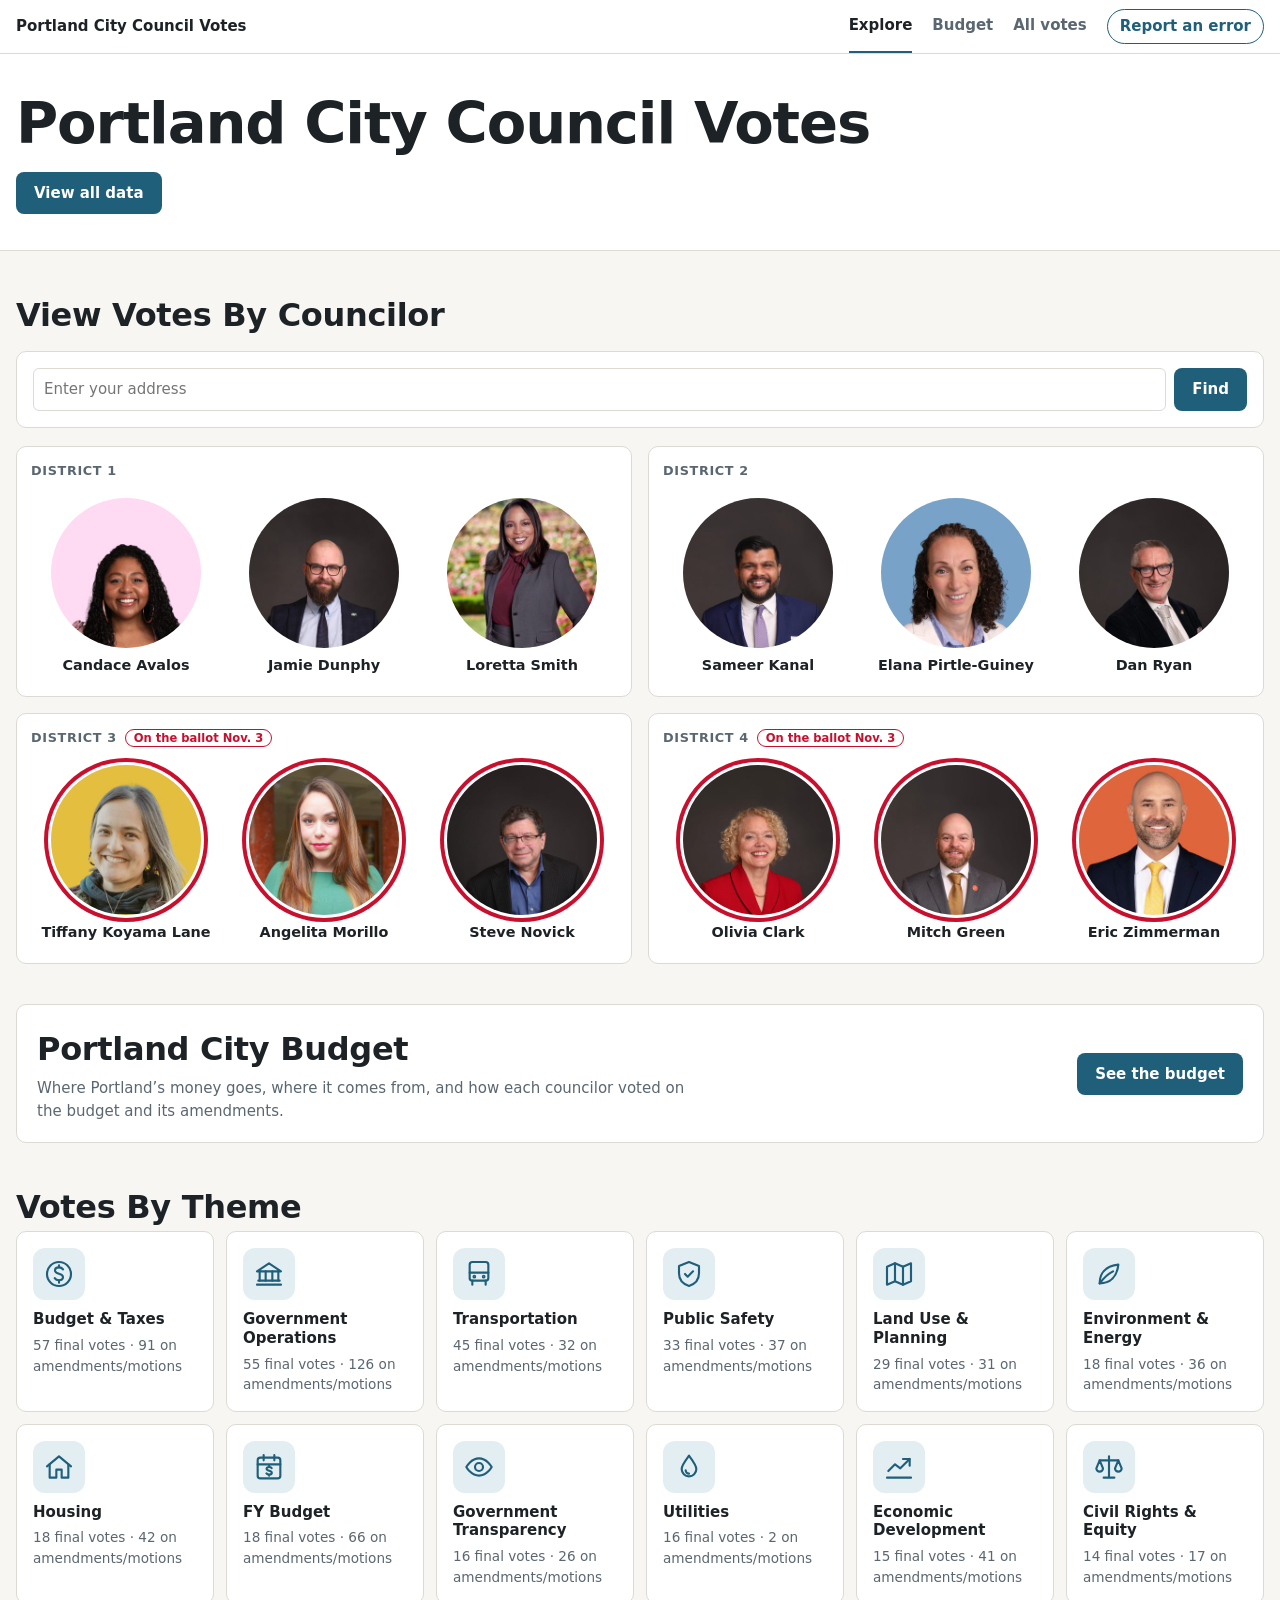
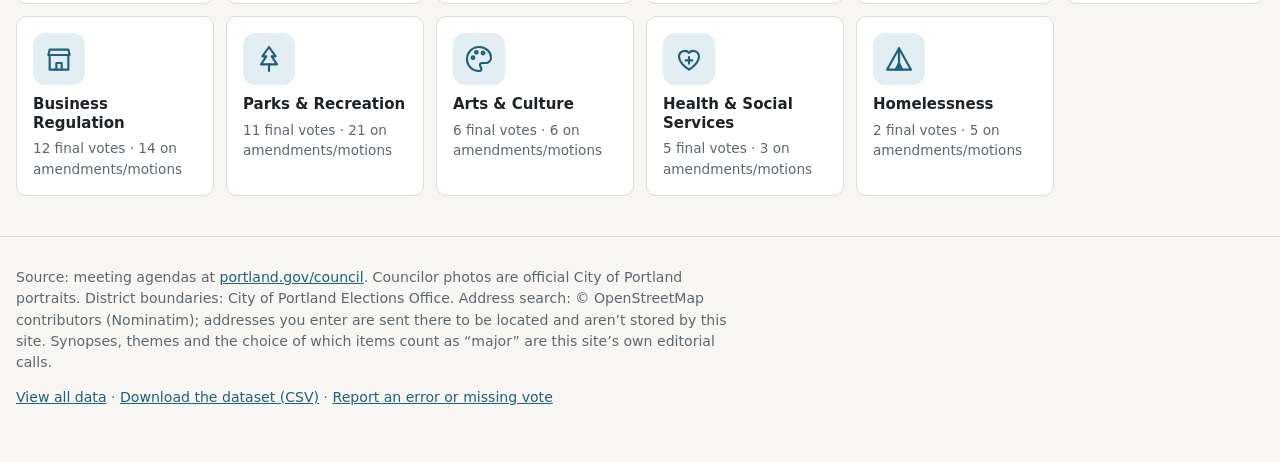
<file: index.html>
<!doctype html>
<html lang="en">
<head>
  <meta charset="utf-8">
  <meta name="viewport" content="width=device-width, initial-scale=1">
  <title>Portland City Council Votes</title>
  <meta name="description" content="See how Portland's 12 city councilors voted since January 2025. Explore by councilor or theme.">
  <link rel="stylesheet" href="assets/style.css?v=20260923h">
</head>
<body>
  <nav class="site-nav">
    <div class="wrap">
      <a class="brand" href="./">Portland City Council Votes</a>
      <a href="./" aria-current="page">Explore</a>
      <a href="budget.html">Budget</a>
      <a href="data.html">All votes</a>
      <a class="nav-report" href="https://github.com/Portland-City-Council-Votes/pdxcouncilvotes/issues/new?template=report-error.yml" target="_blank" rel="noopener">Report<span class="long"> an error</span></a>
    </div>
  </nav>

  <header class="hero">
    <div class="wrap">
      <h1>Portland City Council Votes</h1>
      <a class="button" href="data.html">View all data</a>
    </div>
  </header>

  <main class="wrap">
    <section class="explore" aria-labelledby="h-councilors">
      <h2 id="h-councilors">View Votes By Councilor</h2>
      <form class="find-district" id="find-district" role="search" aria-label="Find your district">
        <label for="address" class="sr-only">Your street address</label>
        <div class="find-row">
          <input type="search" id="address" name="address" placeholder="Enter your address" autocomplete="street-address" required>
          <button type="submit" class="button">Find</button>
        </div>
        <p class="find-result" id="find-result" aria-live="polite"></p>
      </form>
      <div id="councilors" class="districts"></div>
    </section>

    <section class="explore budget-callout" aria-labelledby="h-budget">
      <div>
        <h2 id="h-budget">Portland City Budget</h2>
        <p class="section-lede">Where Portland’s money goes, where it comes from, and how each councilor voted on the budget and its amendments.</p>
      </div>
      <a class="button" href="budget.html">See the budget</a>
    </section>

    <section class="explore" aria-labelledby="h-themes">
      <h2 id="h-themes">Votes By Theme</h2>
      <div id="themes" class="theme-grid"></div>
    </section>

  </main>

  <footer class="site-footer wrap">
    <p>Source: meeting agendas at <a href="https://www.portland.gov/council/agenda/all?committee=950">portland.gov/council</a>. Councilor photos are official City of Portland portraits. District boundaries: City of Portland Elections Office. Address search: © OpenStreetMap contributors (Nominatim); addresses you enter are sent there to be located and aren’t stored by this site. Synopses, themes and the choice of which items count as “major” are this site’s own editorial calls.</p>
    <p><a href="data.html">View all data</a> · <a href="data/votes.csv" download>Download the dataset (CSV)</a> · <a href="https://github.com/Portland-City-Council-Votes/pdxcouncilvotes/issues/new?template=report-error.yml" target="_blank" rel="noopener">Report an error or missing vote</a></p>
  </footer>

  <script src="assets/common.js?v=20260923h"></script>
  <script src="assets/home.js?v=20260923h"></script>
</body>
</html>
</file>
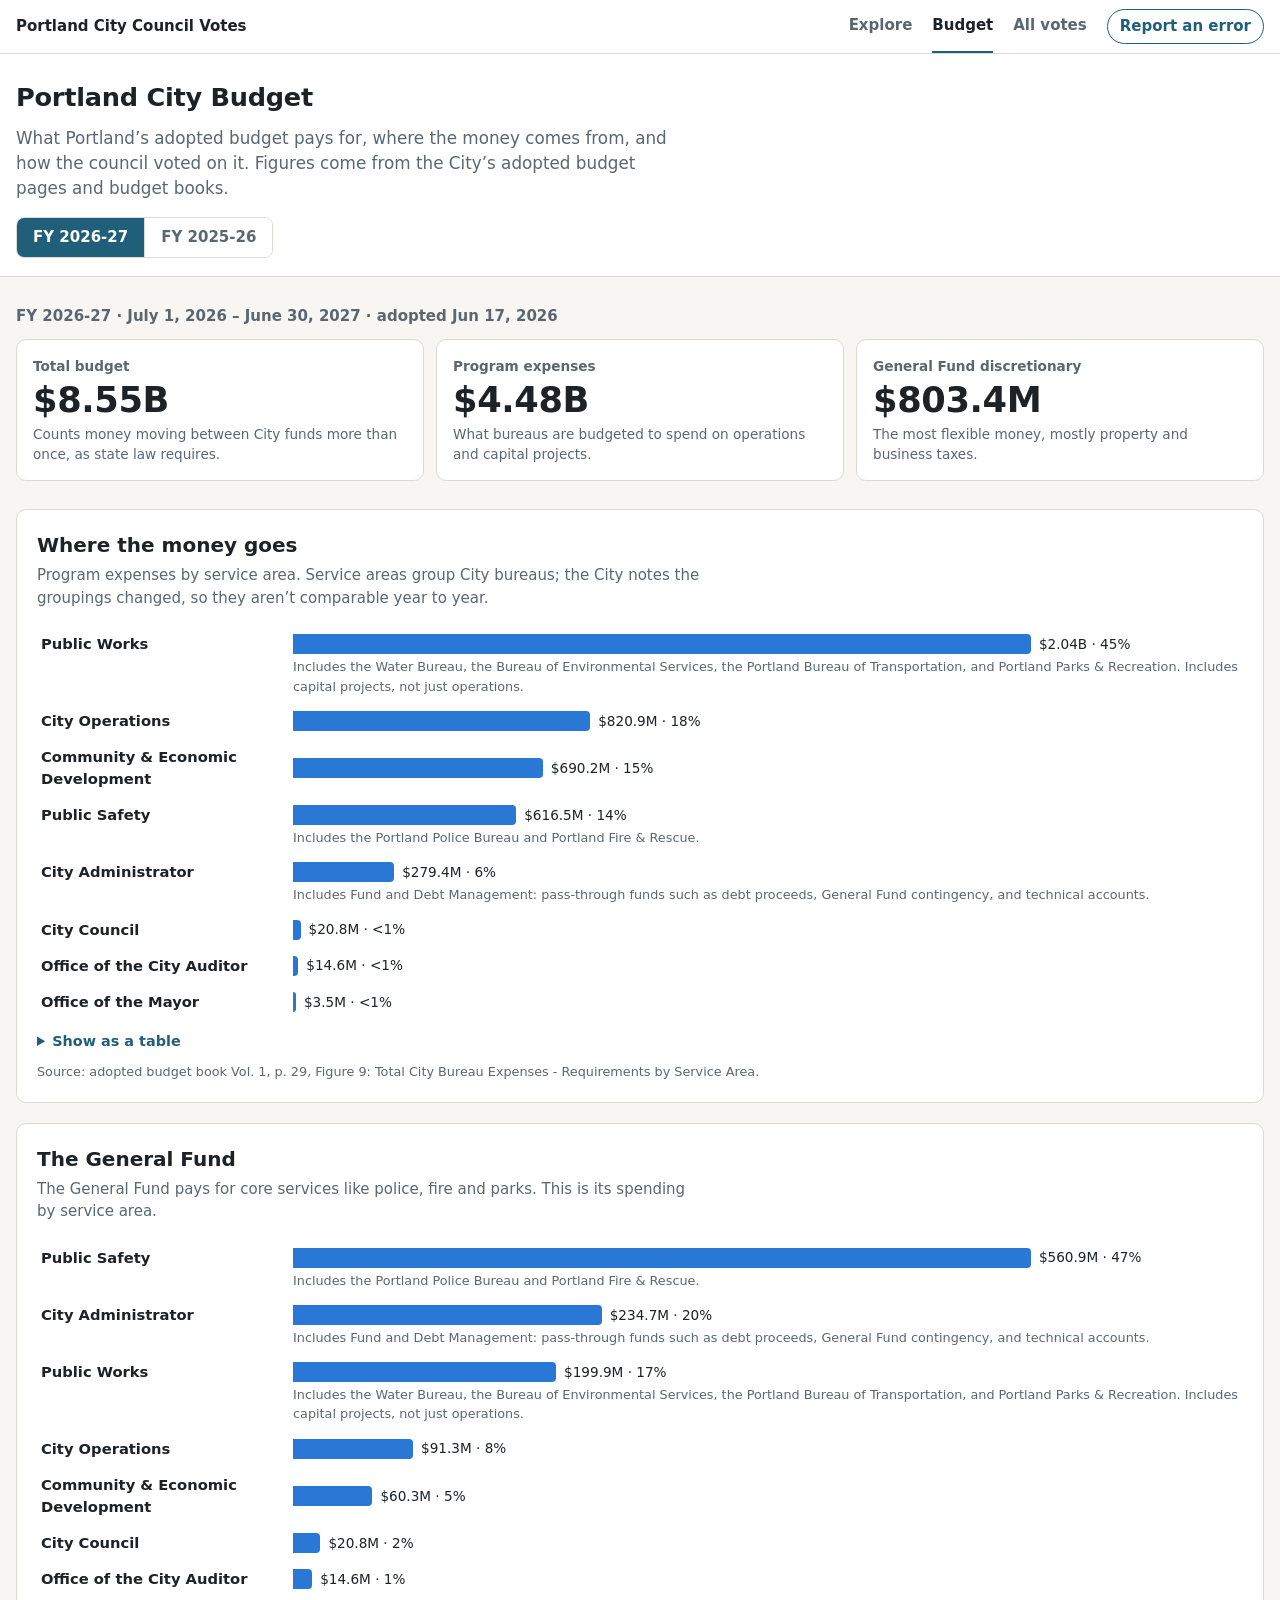
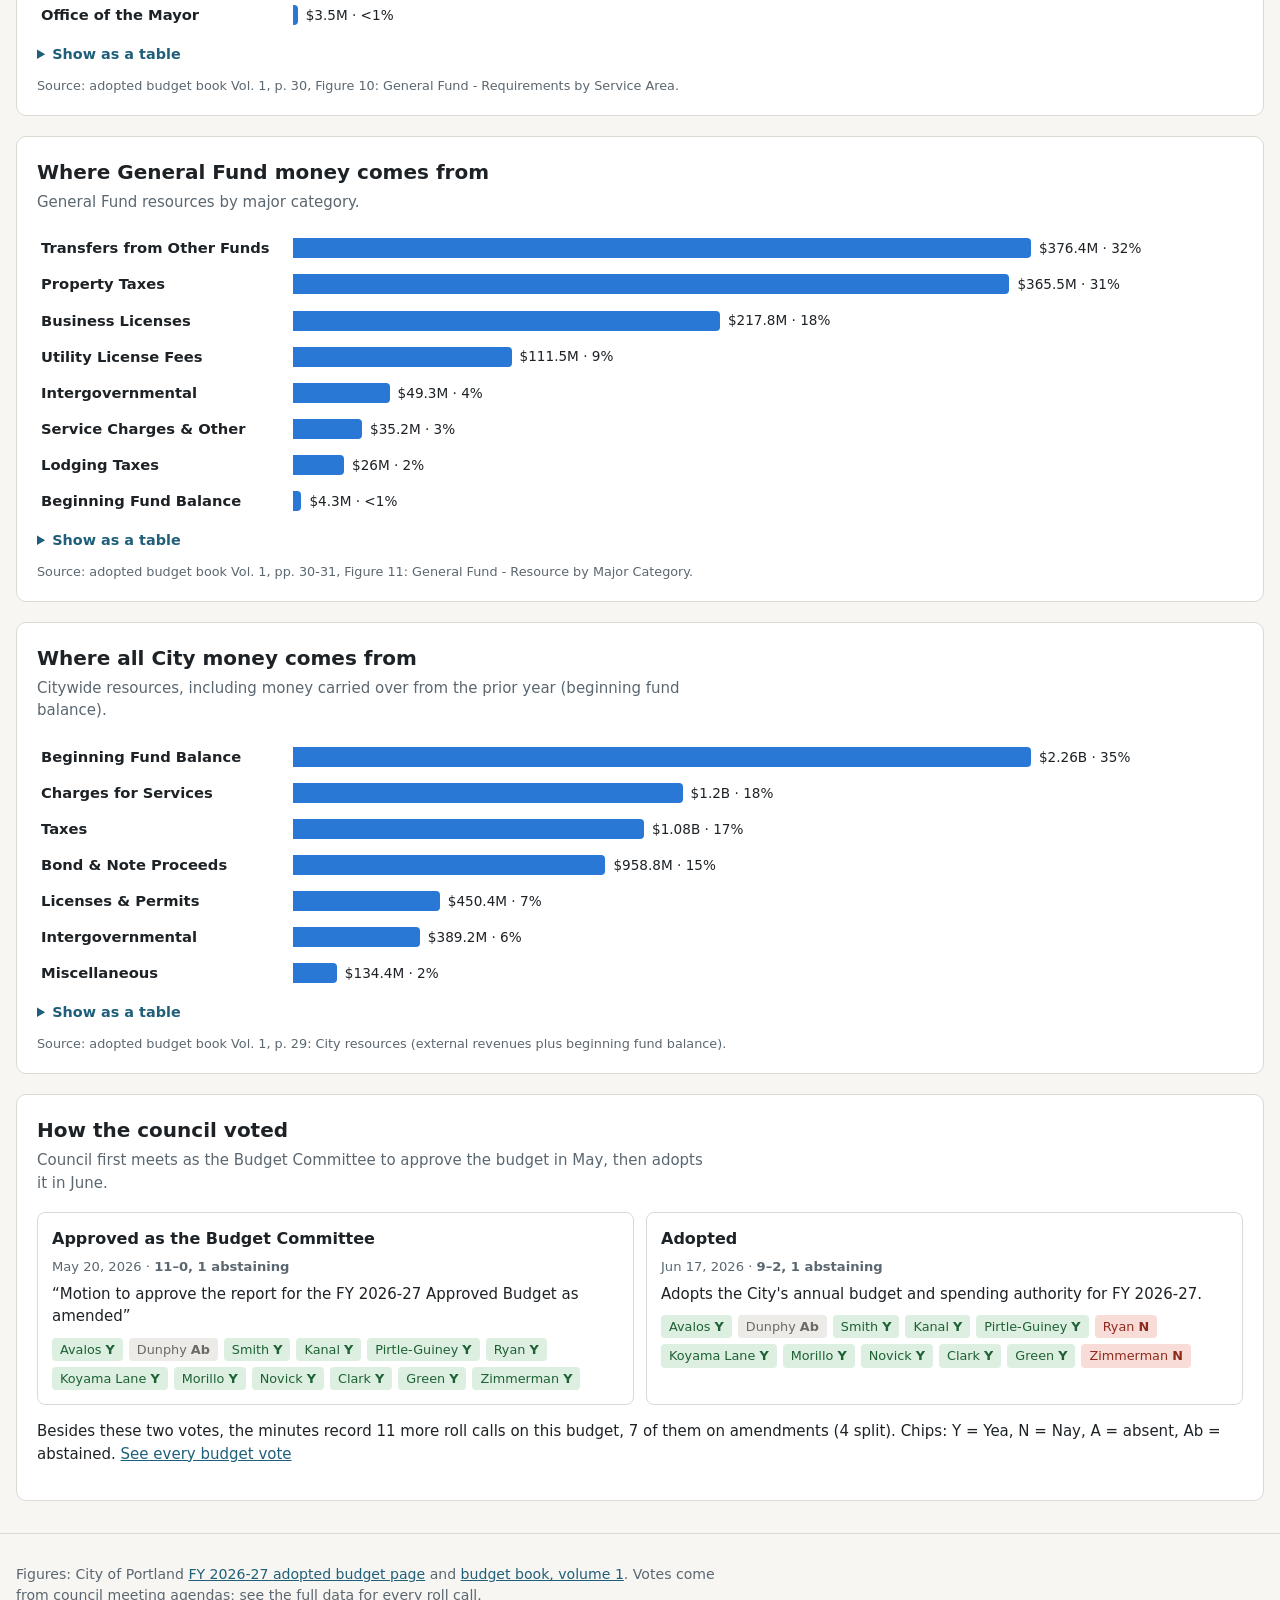
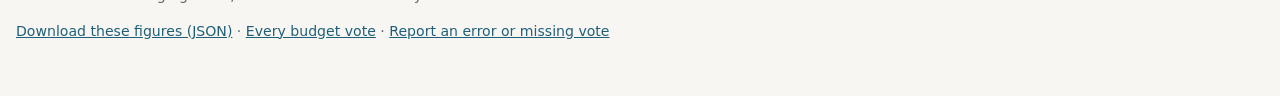
<file: budget.html>
<!doctype html>
<html lang="en">
<head>
  <meta charset="utf-8">
  <meta name="viewport" content="width=device-width, initial-scale=1">
  <title>City Budget · Portland City Council Votes</title>
  <meta name="description" content="Portland's adopted city budget broken down: where the money goes, where it comes from, and how the council voted on it.">
  <link rel="stylesheet" href="assets/style.css?v=20260923h">
</head>
<body>
  <nav class="site-nav">
    <div class="wrap">
      <a class="brand" href="./">Portland City Council Votes</a>
      <a href="./">Explore</a>
      <a href="budget.html" aria-current="page">Budget</a>
      <a href="data.html">All votes</a>
      <a class="nav-report" href="https://github.com/Portland-City-Council-Votes/pdxcouncilvotes/issues/new?template=report-error.yml" target="_blank" rel="noopener">Report<span class="long"> an error</span></a>
    </div>
  </nav>

  <header class="page-header">
    <div class="wrap">
      <h1>Portland City Budget</h1>
      <p class="lede">What Portland’s adopted budget pays for, where the money comes from, and how the council voted on it. Figures come from the City’s adopted budget pages and budget books.</p>
      <div class="year-switch" role="radiogroup" aria-label="Budget year" id="years"></div>
    </div>
  </header>

  <main class="wrap" id="budget" aria-live="polite">
    <p class="empty">Loading the budget…</p>
  </main>

  <footer class="site-footer wrap">
    <p id="sources"></p>
    <p><a href="data/budget.json" download>Download these figures (JSON)</a> · <a href="data.html#theme=FY+Budget&amp;show=all">Every budget vote</a> · <a href="https://github.com/Portland-City-Council-Votes/pdxcouncilvotes/issues/new?template=report-error.yml" target="_blank" rel="noopener">Report an error or missing vote</a></p>
  </footer>

  <script src="assets/common.js?v=20260923h"></script>
  <script src="assets/budget.js?v=20260923h"></script>
</body>
</html>
</file>
<file: assets/style.css>
:root {
  color-scheme: light dark;
  --bg: #f7f6f2;
  --surface: #ffffff;
  --text: #1d2226;
  --muted: #5b6770;
  --rule: #dcdad3;
  --accent: #1f5f7a;
  --accent-soft: #e3eef3;
  --on-accent: #ffffff;
  --tag-theme-bg: #e3eef3;
  --tag-theme-fg: #1f4f63;
  --tag-place-bg: #eeeae0;
  --tag-place-fg: #5a4a2a;
  --yea-bg: #dcefe1;
  --yea-fg: #1f6135;
  --nay-bg: #f7dcd8;
  --nay-fg: #8f2a1d;
  --other-bg: #ecebe7;
  --other-fg: #6b6a65;
  --split: #b5561f;
  --focus-ring: #1f5f7a;
  --bar: #2a78d6;
  --election: #c8102e;
}

@media (prefers-color-scheme: dark) {
  :root:not([data-theme="light"]) {
    --bg: #14171a;
    --surface: #1c2024;
    --text: #e6e8ea;
    --muted: #9ba5ad;
    --rule: #30363c;
    --accent: #7fbfd9;
    --accent-soft: #1f3540;
    --on-accent: #0e1a20;
    --tag-theme-bg: #1f3540;
    --tag-theme-fg: #b6dcec;
    --tag-place-bg: #3a3326;
    --tag-place-fg: #e5d6b4;
    --yea-bg: #1c3a26;
    --yea-fg: #9fdcaf;
    --nay-bg: #45221d;
    --nay-fg: #f2aea3;
    --other-bg: #2a2e32;
    --other-fg: #a3a8ad;
    --split: #f0a06c;
    --focus-ring: #7fbfd9;
    --bar: #3987e5;
    --election: #ff5a5f;
  }
}

* { box-sizing: border-box; }

body {
  margin: 0;
  background: var(--bg);
  color: var(--text);
  font: 15px/1.5 system-ui, -apple-system, "Segoe UI", Roboto, sans-serif;
}

a { color: var(--accent); }

.wrap {
  max-width: 1280px;
  margin: 0 auto;
  padding: 0 16px;
}

.sr-only {
  position: absolute;
  width: 1px;
  height: 1px;
  overflow: hidden;
  clip: rect(0 0 0 0);
  white-space: nowrap;
}

:focus-visible { outline: 2px solid var(--focus-ring); outline-offset: 2px; }

/* Navigation */
.site-nav {
  background: var(--surface);
  border-bottom: 1px solid var(--rule);
}
.site-nav .wrap {
  display: flex;
  flex-wrap: wrap;
  align-items: center;
  gap: 4px 20px;
  min-height: 52px;
}
.site-nav a {
  color: var(--muted);
  text-decoration: none;
  font-weight: 600;
  padding: 14px 0;
  border-bottom: 2px solid transparent;
}
.site-nav a[aria-current="page"] { color: var(--text); border-bottom-color: var(--accent); }
.site-nav .brand {
  color: var(--text);
  margin-right: auto;
  border: 0;
  white-space: nowrap;
  overflow: hidden;
  text-overflow: ellipsis;
}
.site-nav .nav-report {
  color: var(--accent);
  border: 1px solid var(--accent);
  border-radius: 999px;
  padding: 5px 12px;
  white-space: nowrap;
}
.site-nav .nav-report:hover { background: var(--accent-soft); }
@media (max-width: 480px) {
  .site-nav .wrap { gap: 0 12px; }
  .site-nav a { font-size: 0.9rem; padding: 10px 0; white-space: nowrap; }
  .site-nav .brand { flex-basis: 100%; padding-bottom: 0; }
  .site-nav .nav-report { padding: 3px 9px; margin-left: auto; }
  .site-nav .nav-report .long { display: none; }
}
@media (max-width: 340px) {
  .site-nav .wrap { gap: 0 10px; }
  .site-nav a { font-size: 0.84rem; }
}

/* Headers */
.hero, .page-header {
  border-bottom: 1px solid var(--rule);
  background: var(--surface);
}
.hero { padding: 40px 0 36px; }
.page-header { padding: 24px 0 18px; }
.hero h1, .page-header h1 {
  margin: 0;
  letter-spacing: -0.01em;
  text-wrap: balance;
}
.hero h1 { font-size: clamp(2.2rem, 6vw, 3.6rem); line-height: 1.05; letter-spacing: -0.02em; }
.page-header h1 { font-size: 1.6rem; }
.lede {
  margin: 10px 0 0;
  max-width: 62ch;
  color: var(--muted);
  font-size: 1.05rem;
}
.stats, .summary { margin: 16px 0 0; font-weight: 600; }
.summary { margin-top: 6px; }
.button {
  display: inline-block;
  margin-top: 18px;
  padding: 10px 18px;
  border-radius: 8px;
  background: var(--accent);
  color: var(--on-accent);
  font-weight: 600;
  text-decoration: none;
}
.button:hover { filter: brightness(1.08); }

/* Home: sections */
.explore { margin: 40px 0; }
.explore h2 { margin: 0; font-size: clamp(1.5rem, 3vw, 2rem); letter-spacing: -0.01em; }
.section-lede { margin: 4px 0 18px; color: var(--muted); max-width: 70ch; }

/* Councilors */
/* Address -> district finder */
.find-district {
  margin: 12px 0 18px;
  padding: 16px;
  background: var(--surface);
  border: 1px solid var(--rule);
  border-radius: 10px;
}
.find-district label { display: block; font-weight: 700; margin-bottom: 8px; }
.find-row { display: flex; gap: 8px; }
.find-row input {
  flex: 1;
  min-width: 0;
  font: inherit;
  color: inherit;
  background: var(--bg);
  border: 1px solid var(--rule);
  border-radius: 8px;
  padding: 10px 12px;
}
.find-row .button { margin: 0; border: 0; font: inherit; font-weight: 600; cursor: pointer; }
.find-result { margin: 10px 0 0; min-height: 1.5em; }
.find-result:empty { display: none; }
.find-result.is-found { font-size: 1.05rem; }
.find-result.is-error { color: var(--split); }
.find-note { margin: 8px 0 0; font-size: 0.8rem; color: var(--muted); }
.district.is-mine { border-color: var(--accent); box-shadow: 0 0 0 3px var(--accent); }
.district:focus { outline: none; }
.mine-tag {
  margin-left: 8px;
  padding: 1px 8px;
  border-radius: 999px;
  font-size: 0.72rem;
  letter-spacing: 0;
  text-transform: none;
  background: var(--accent);
  color: var(--on-accent);
}

/* Two districts per row on wide screens: 1 and 2 on top, 3 and 4 below. */
.districts {
  display: grid;
  grid-template-columns: repeat(2, minmax(0, 1fr));
  gap: 16px;
}
@media (max-width: 820px) {
  .districts { grid-template-columns: 1fr; }
}
.up-tag {
  margin-left: 8px;
  padding: 1px 8px;
  border-radius: 999px;
  font-size: 0.72rem;
  letter-spacing: 0;
  text-transform: none;
  color: var(--election);
  border: 1px solid var(--election);
}
.district {
  background: var(--surface);
  border: 1px solid var(--rule);
  border-radius: 10px;
  padding: 14px;
}
.district h3 {
  margin: 0 0 10px;
  font-size: 0.8rem;
  text-transform: uppercase;
  letter-spacing: 0.05em;
  color: var(--muted);
}
.people {
  list-style: none;
  margin: 0;
  padding: 0;
  display: grid;
  grid-template-columns: repeat(3, 1fr);
  gap: 8px;
}
.person {
  display: flex;
  flex-direction: column;
  align-items: center;
  text-align: center;
  gap: 2px;
  padding: 8px 4px;
  border-radius: 8px;
  text-decoration: none;
  color: var(--text);
}
.person:hover { background: var(--accent-soft); }
.person img {
  width: 150px;
  max-width: 100%;
  height: auto;
  aspect-ratio: 1;
  border-radius: 50%;
  object-fit: cover;
  margin-bottom: 6px;
  background: var(--other-bg);
}
.person-name { font-weight: 600; font-size: 0.9rem; line-height: 1.25; }
.person-meta { font-size: 0.78rem; color: var(--muted); }
.person.is-up img { box-shadow: 0 0 0 3px var(--surface), 0 0 0 7px var(--election); }

/* Budget page */
.budget-callout {
  display: flex;
  flex-wrap: wrap;
  align-items: center;
  justify-content: space-between;
  gap: 12px 24px;
  padding: 20px;
  background: var(--surface);
  border: 1px solid var(--rule);
  border-radius: 10px;
}
.budget-callout .section-lede { margin-bottom: 0; }
.budget-callout .button { margin-top: 0; }
.year-switch { display: inline-flex; margin-top: 16px; border: 1px solid var(--rule); border-radius: 8px; overflow: hidden; }
.year-switch button {
  font: inherit;
  font-weight: 600;
  padding: 8px 16px;
  border: 0;
  background: var(--surface);
  color: var(--muted);
  cursor: pointer;
}
.year-switch button + button { border-left: 1px solid var(--rule); }
.year-switch button[aria-checked="true"] { background: var(--accent); color: var(--on-accent); }
.headline { margin: 28px 0; }
.period { margin: 0 0 12px; color: var(--muted); font-weight: 600; }
.stats-row { display: grid; grid-template-columns: repeat(auto-fit, minmax(220px, 1fr)); gap: 12px; }
.stat {
  display: flex;
  flex-direction: column;
  gap: 4px;
  padding: 16px;
  background: var(--surface);
  border: 1px solid var(--rule);
  border-radius: 10px;
}
.stat-label { font-size: 0.85rem; font-weight: 600; color: var(--muted); }
.stat-value { font-size: 2.2rem; font-weight: 700; line-height: 1.1; letter-spacing: -0.01em; }
.stat-note { font-size: 0.85rem; color: var(--muted); }
.chart-card {
  margin: 20px 0;
  padding: 20px;
  background: var(--surface);
  border: 1px solid var(--rule);
  border-radius: 10px;
}
.chart-card h2 { margin: 0; font-size: 1.25rem; }
.bars-wrap { position: relative; }
.bars { list-style: none; margin: 0; padding: 0; display: grid; gap: 2px; }
.bar-row {
  display: grid;
  grid-template-columns: minmax(120px, 15rem) 1fr;
  column-gap: 12px;
  align-items: center;
  padding: 6px 4px;
  border-radius: 6px;
}
.bar-row:hover, .bar-row:focus-visible { background: var(--accent-soft); }
.bar-name { font-weight: 600; font-size: 0.92rem; }
.bar-track { display: flex; align-items: center; gap: 8px; min-width: 0; }
.bar {
  flex: none;
  width: calc(var(--w) * 0.78);
  height: 20px;
  background: var(--bar);
  border-radius: 0 4px 4px 0;
}
.bar-value { font-size: 0.85rem; color: var(--text); white-space: nowrap; font-variant-numeric: tabular-nums; }
.bar-desc { grid-column: 2; font-size: 0.8rem; color: var(--muted); margin-top: 2px; }
.bar-tip {
  position: absolute;
  z-index: 3;
  pointer-events: none;
  max-width: 320px;
  padding: 6px 10px;
  border-radius: 6px;
  background: var(--text);
  color: var(--bg);
  font-size: 0.82rem;
}
.as-table { margin-top: 12px; }
.as-table summary { cursor: pointer; color: var(--accent); font-weight: 600; font-size: 0.9rem; }
.mini-table { display: block; max-width: 100%; overflow-x: auto; margin-top: 8px; border-collapse: collapse; font-size: 0.88rem; font-variant-numeric: tabular-nums; }
.mini-table th, .mini-table td { padding: 4px 12px 4px 0; border-bottom: 1px solid var(--rule); text-align: left; }
.mini-table td { text-align: right; }
.mini-table tfoot th, .mini-table tfoot td { font-weight: 700; border-bottom: 0; }
.chart-source { margin: 10px 0 0; font-size: 0.8rem; color: var(--muted); }
.vote-cards { display: grid; grid-template-columns: repeat(auto-fit, minmax(min(300px, 100%), 1fr)); gap: 12px; margin-bottom: 12px; }
.vote-card { padding: 14px; border: 1px solid var(--rule); border-radius: 8px; }
.vote-card h3 { margin: 0; font-size: 1rem; }
.vote-card p { margin: 6px 0 0; }
.chips { list-style: none; margin: 10px 0 0; padding: 0; display: flex; flex-wrap: wrap; gap: 6px; }
.chip { font-size: 0.8rem; padding: 2px 8px; border-radius: 4px; background: var(--other-bg); color: var(--other-fg); }
.chip.v-yea { background: var(--yea-bg); color: var(--yea-fg); }
.chip.v-nay { background: var(--nay-bg); color: var(--nay-fg); }
@media (max-width: 600px) {
  .bar-row { grid-template-columns: 1fr; row-gap: 4px; }
  .bar-desc { grid-column: 1; }
  .bar { width: calc(var(--w) * 0.62); }
  .stat-value { font-size: 1.8rem; }
}

/* Themes */
.theme-grid {
  display: grid;
  grid-template-columns: repeat(auto-fill, minmax(170px, 1fr));
  gap: 12px;
}
.theme-card {
  display: flex;
  flex-direction: column;
  gap: 6px;
  padding: 16px;
  background: var(--surface);
  border: 1px solid var(--rule);
  border-radius: 10px;
  color: var(--text);
  text-decoration: none;
}
.theme-card:hover { border-color: var(--accent); }
.theme-icon {
  display: inline-grid;
  place-items: center;
  width: 52px;
  height: 52px;
  border-radius: 12px;
  background: var(--accent-soft);
  color: var(--accent);
  margin-bottom: 4px;
}
.theme-name { font-weight: 600; line-height: 1.25; }
.theme-count { font-size: 0.85rem; color: var(--muted); }

/* News */
.news-list { list-style: none; margin: 0; padding: 0; display: grid; gap: 12px; }
.news-list > li {
  background: var(--surface);
  border: 1px solid var(--rule);
  border-radius: 8px;
  padding: 12px 14px;
}
.news-vote { margin: 0; }
.news-vote > a { font-weight: 600; color: var(--text); text-decoration: none; }
.news-vote > a:hover { text-decoration: underline; }
.outlet { color: var(--muted); font-size: 0.88rem; }

/* Data page: councilor banner */
.councilor-banner {
  display: flex;
  gap: 16px;
  align-items: center;
  margin: 20px 0 0;
  padding: 14px 16px;
  background: var(--surface);
  border: 1px solid var(--rule);
  border-radius: 10px;
}
.councilor-banner[hidden] { display: none; }
.councilor-banner img { width: 104px; height: 104px; border-radius: 50%; object-fit: cover; flex: none; }
.councilor-banner h2 { margin: 0; font-size: 1.2rem; }
.councilor-banner p { margin: 2px 0 0; }

/* Filters */
.filters {
  display: flex;
  flex-wrap: wrap;
  align-items: flex-end;
  gap: 12px 14px;
  margin: 20px 0;
}
.field {
  display: flex;
  flex-direction: column;
  gap: 4px;
  min-width: 150px;
  flex: 1 1 150px;
}
.field-search { flex: 2 1 260px; }
.field span {
  font-size: 0.8rem;
  font-weight: 600;
  color: var(--muted);
  text-transform: uppercase;
  letter-spacing: 0.04em;
}
input[type="search"], select {
  width: 100%;
  font: inherit;
  color: inherit;
  background: var(--surface);
  border: 1px solid var(--rule);
  border-radius: 6px;
  padding: 8px 10px;
}
.check {
  display: flex;
  align-items: center;
  gap: 8px;
  padding: 8px 0;
  white-space: nowrap;
}
.check input { width: 18px; height: 18px; accent-color: var(--accent); }
.reset {
  font: inherit;
  color: var(--accent);
  background: none;
  border: 1px solid var(--rule);
  border-radius: 6px;
  padding: 8px 12px;
  cursor: pointer;
}
.reset:hover { border-color: var(--accent); }

/* Table. The scroll box has its own height so the header row stays frozen while scrolling. */
.table-scroll {
  overflow: auto;
  max-height: calc(100vh - 32px);
  background: var(--surface);
  border: 1px solid var(--rule);
  border-radius: 8px;
}
.votes {
  width: 100%;
  border-collapse: separate;
  border-spacing: 0;
  font-variant-numeric: tabular-nums;
}
.votes th, .votes td {
  padding: 10px 12px;
  border-bottom: 1px solid var(--rule);
  text-align: left;
  vertical-align: top;
}
.votes tbody tr:last-child td { border-bottom: 0; }
.votes thead th {
  position: sticky;
  top: 0;
  z-index: 2;
  background: var(--surface);
  font-size: 0.8rem;
  color: var(--muted);
  vertical-align: bottom;
  box-shadow: 0 1px 0 var(--rule);
}
.c-date { white-space: nowrap; width: 7.5rem; }
.c-item { min-width: 280px; max-width: 460px; }
.c-tags { min-width: 150px; }
.c-tally { white-space: nowrap; }
.c-tally.is-split { color: var(--split); font-weight: 600; }

.item-title { font-weight: 600; text-decoration: none; }
.kind {
  display: inline-block;
  margin-bottom: 4px;
  padding: 1px 8px;
  border-radius: 4px;
  font-size: 0.72rem;
  font-weight: 700;
  text-transform: uppercase;
  letter-spacing: 0.04em;
  background: var(--other-bg);
  color: var(--other-fg);
}
.kind-amendment { background: var(--accent-soft); color: var(--accent); }
.motion { margin: 0; }
.note { margin: 4px 0 0; font-size: 0.85rem; font-style: italic; color: var(--split); }
.votes tr.is-motion td { background: color-mix(in srgb, var(--bg) 45%, var(--surface)); }
.item-title:hover { text-decoration: underline; }
.synopsis { margin: 4px 0 0; }
.report { display: inline-block; margin-top: 4px; font-size: 0.78rem; color: var(--muted); }
.report:hover { color: var(--accent); }
.meta { margin: 4px 0 0; font-size: 0.82rem; color: var(--muted); }
.c-item.has-news { min-width: 420px; max-width: 620px; }
.thumbs {
  float: right;
  list-style: none;
  margin: 0 0 8px 12px;
  padding: 0;
  display: flex;
  flex-direction: column;
  gap: 8px;
  width: 132px;
}
.thumb {
  display: block;
  text-decoration: none;
  color: var(--text);
  border: 1px solid var(--rule);
  border-radius: 8px;
  overflow: hidden;
  background: var(--surface);
}
.thumb:hover { border-color: var(--accent); }
.thumb img, .thumb-badge {
  display: grid;
  place-items: center;
  width: 100%;
  aspect-ratio: 16 / 9;
  object-fit: cover;
  background: var(--accent-soft);
  color: var(--accent);
  font-weight: 800;
  font-size: 0.95rem;
  letter-spacing: 0.02em;
}
.thumb-caption {
  display: -webkit-box;
  -webkit-line-clamp: 3;
  -webkit-box-orient: vertical;
  overflow: hidden;
  padding: 6px 8px 0;
  font-size: 0.76rem;
  line-height: 1.3;
  font-weight: 600;
}
.thumb-outlet { display: block; padding: 2px 8px 6px; font-size: 0.7rem; color: var(--muted); }

.tag {
  display: inline-block;
  margin: 0 4px 4px 0;
  padding: 1px 8px;
  border-radius: 999px;
  font-size: 0.8rem;
}
.tag-theme { background: var(--tag-theme-bg); color: var(--tag-theme-fg); }
.tag-place { background: var(--tag-place-bg); color: var(--tag-place-fg); }

/* Vote columns: names run vertically so twelve columns stay narrow; district sits underneath. */
.votes thead th.v-head { padding: 10px 4px 8px; text-align: center; }
.v-name {
  display: block;
  margin: 0 auto;
  writing-mode: vertical-rl;
  transform: rotate(180deg);
  white-space: nowrap;
  color: var(--text);
}
.v-district {
  display: block;
  margin-top: 6px;
  font-size: 0.72rem;
  font-weight: 700;
  color: var(--accent);
}
.v-head.d-start, .votes td.v.d-start { border-left: 1px solid var(--rule); }
.votes td.v {
  padding: 10px 4px;
  text-align: center;
  font-size: 0.8rem;
  font-weight: 700;
}
.v span[aria-hidden] {
  display: inline-block;
  min-width: 26px;
  padding: 2px 4px;
  border-radius: 4px;
}
.v-yea span[aria-hidden] { background: var(--yea-bg); color: var(--yea-fg); }
.v-nay span[aria-hidden] { background: var(--nay-bg); color: var(--nay-fg); }
.v-absent span[aria-hidden],
.v-abstain span[aria-hidden],
.v-none span[aria-hidden] { background: var(--other-bg); color: var(--other-fg); }
.v-head.is-focus, .v.is-focus { box-shadow: inset 0 0 0 2px var(--accent); }
.votes thead th.v-head.is-focus { box-shadow: inset 0 0 0 2px var(--accent), 0 1px 0 var(--rule); }

.empty {
  padding: 32px 16px;
  text-align: center;
  color: var(--muted);
  background: var(--surface);
  border: 1px solid var(--rule);
  border-radius: 8px;
}

/* Tablets and phones */
@media (max-width: 860px) {
}

/* Phones: each vote becomes a card, councilor votes wrap as labelled chips. */
@media (max-width: 720px) {
  .people { grid-template-columns: repeat(2, 1fr); }
  .person img { width: 128px; }
  .person-name { font-size: 1rem; }
  .table-scroll { overflow: visible; max-height: none; background: none; border: 0; }
  .votes thead { position: absolute; width: 1px; height: 1px; overflow: hidden; clip: rect(0 0 0 0); }
  .votes, .votes tbody { display: block; }
  .votes tr {
    display: flex;
    flex-wrap: wrap;
    gap: 6px;
    margin-bottom: 12px;
    padding: 14px;
    background: var(--surface);
    border: 1px solid var(--rule);
    border-radius: 8px;
  }
  .votes td, .votes tbody tr:last-child td { border: 0; padding: 0; }
  .c-date, .c-item, .c-tags, .c-tally { flex: 1 1 100%; max-width: none; min-width: 0; }
  .c-item.has-news { min-width: 0; max-width: none; }
  .thumbs { float: none; margin: 0 0 10px; width: auto; flex-direction: row; overflow-x: auto; }
  .thumbs li { flex: 0 0 150px; }
  .c-date { color: var(--muted); font-size: 0.85rem; }
  .c-tally::before { content: "Yea–Nay: "; color: var(--muted); font-weight: 400; }
  .votes td.v { padding: 0; font-weight: 600; }
  .v::before {
    content: attr(data-name);
    display: inline-block;
    margin-right: 4px;
    color: var(--muted);
    font-weight: 400;
  }
  .v.is-focus { box-shadow: none; outline: 2px solid var(--accent); border-radius: 4px; }
  .councilor-banner { align-items: flex-start; }
}

/* Footer */
.site-footer {
  margin-top: 32px;
  padding-top: 16px;
  padding-bottom: 40px;
  border-top: 1px solid var(--rule);
  color: var(--muted);
  font-size: 0.88rem;
}
.site-footer p { max-width: 80ch; }
</file>
